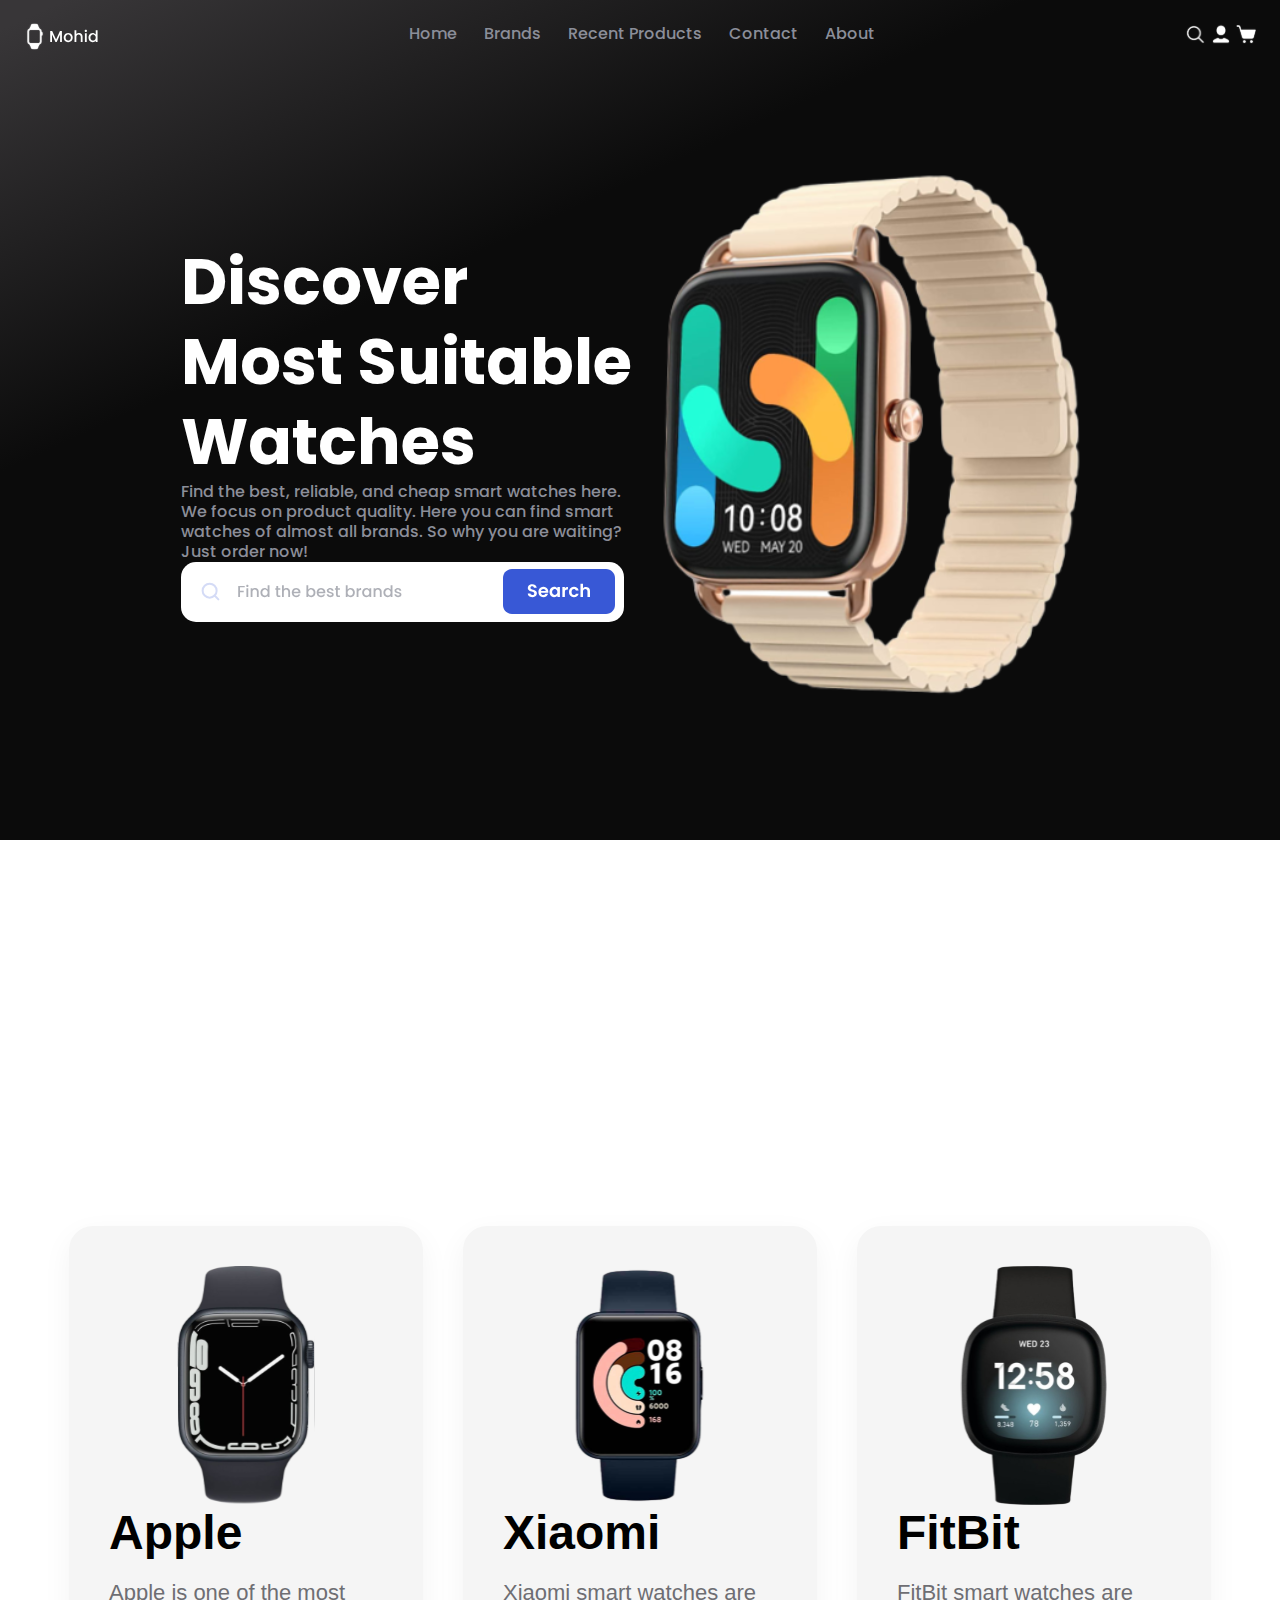
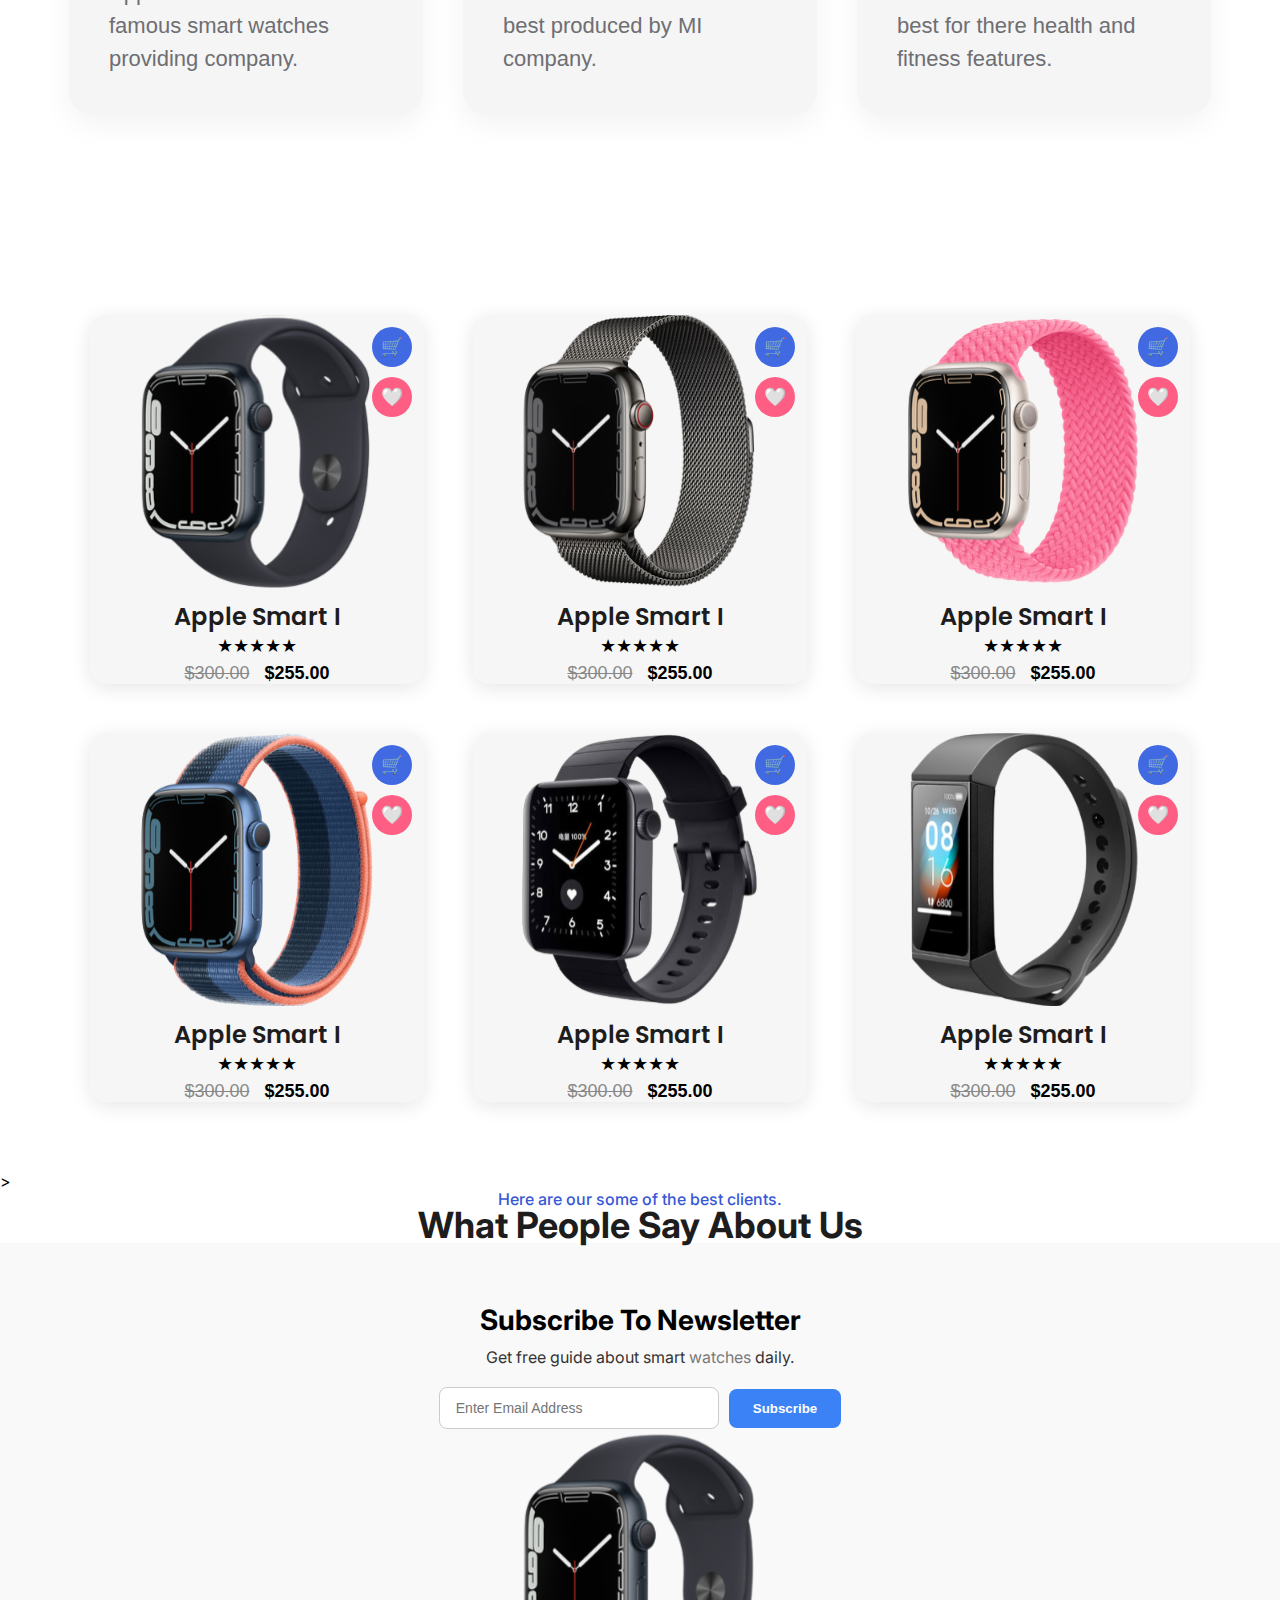
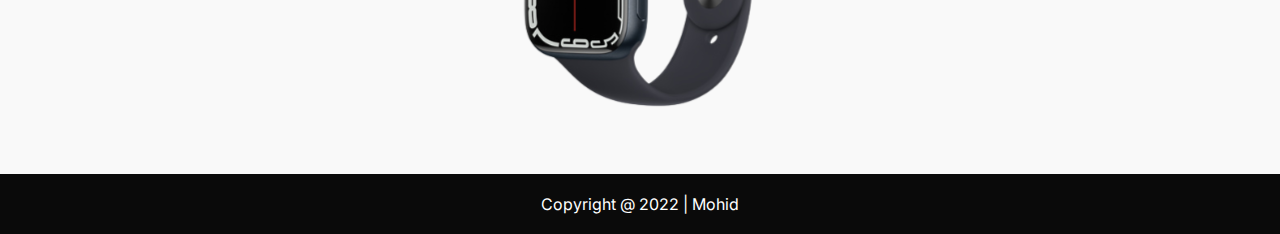
<file: index.htm>
<!DOCTYPE html>
<html lang="en">
  <head>
    <meta charset="UTF-8" />
    <meta name="viewport" content="width=device-width, initial-scale=1.0" />
    <title>Document</title>
    <link rel="stylesheet" href="./css/style.css" />
    <link
      rel="stylesheet"
      href="https://cdnjs.cloudflare.com/ajax/libs/font-awesome/6.7.2/css/all.min.css"
      integrity="sha512-Evv84Mr4kqVGRNSgIGL/F/aIDqQb7xQ2vcrdIwxfjThSH8CSR7PBEakCr51Ck+w+/U6swU2Im1vVX0SVk9ABhg=="
      crossorigin="anonymous"
      referrerpolicy="no-referrer"
    />
    <link rel="preconnect" href="https://fonts.googleapis.com" />
    <link rel="preconnect" href="https://fonts.gstatic.com" crossorigin />
    <link
      href="https://fonts.googleapis.com/css2?family=Poppins:ital,wght@0,100;0,200;0,300;0,400;0,500;0,600;0,700;0,800;0,900;1,100;1,200;1,300;1,400;1,500;1,600;1,700;1,800;1,900&display=swap"
      rel="stylesheet"
    />
    <link rel="preconnect" href="https://fonts.googleapis.com" />
    <link rel="preconnect" href="https://fonts.gstatic.com" crossorigin />
    <link
      href="https://fonts.googleapis.com/css2?family=Inter:ital,opsz,wght@0,14..32,100..900;1,14..32,100..900&display=swap"
      rel="stylesheet"
    />
    <link
      rel="stylesheet"
      href="https://cdnjs.cloudflare.com/ajax/libs/OwlCarousel2/2.3.4/assets/owl.carousel.min.css"
      integrity="sha512-tS3S5qG0BlhnQROyJXvNjeEM4UpMXHrQfTGmbQ1gKmelCxlSEBUaxhRBj/EFTzpbP4RVSrpEikbmdJobCvhE3g=="
      crossorigin="anonymous"
      referrerpolicy="no-referrer"
    />
    <link
      rel="stylesheet"
      href="https://cdnjs.cloudflare.com/ajax/libs/OwlCarousel2/2.3.4/assets/owl.theme.default.min.css"
      integrity="sha512-sMXtMNL1zRzolHYKEujM2AqCLUR9F2C4/05cdbxjjLSRvMQIciEPCQZo++nk7go3BtSuK9kfa/s+a4f4i5pLkw=="
      crossorigin="anonymous"
      referrerpolicy="no-referrer"
    />
  </head>
  <body>
    <header>
      <div class="container">
        <nav>
          <div class="nav-brand">
            <img src="./img/brand.svg" alt="" />
            <i class="fa-solid fa-bars" id="hamburger"></i>
          </div>
          <ul class="nav-menu" id="nav-menu">
            <li>
              <a href="#">Home</a>
            </li>
            <li>
              <a href="#">Brands</a>
            </li>
            <li>
              <a href="#">Recent Products</a>
            </li>
            <li>
              <a href="#">Contact</a>
            </li>
            <li><a href="#">About</a></li>
          </ul>
          <div class="nav-icon">
            <img src="./img/Search.svg" alt="no img" />
            <img src="./img/Person (1).svg" alt="no img" />
            <img src="./img/Shopping Cart.svg" alt="no img" />
          </div>
        </nav>
        <div class="nav-img">
          <div class="nav-text">
            <h1 class="nav-text__h1">Discover Most Suitable Watches</h1>
            <p class="nav-text__p">
              Find the best, reliable, and cheap smart watches here. We focus on
              product quality. Here you can find smart watches of almost all
              brands. So why you are waiting? Just order now!
            </p>
            <img class="nav-img-1" src="./img/Group 8.svg " alt="" />
          </div>
          <img class="nav-img__img" src="./img/Smart-watch.svg" alt="" />
        </div>
      </div>
    </header>

    <div class="cards">
      <div class="card">
        <img src="./img/watch.svg" alt="Apple Watch" />
        <div class="card-text">
          <h1>Apple</h1>
          <p>
            Apple is one of the most famous smart watches providing company.
          </p>
        </div>
      </div>
      <div class="card">
        <img src="./img/xiaomi watch.svg" alt="Apple Watch" />
        <div class="card-text">
          <h1>Xiaomi</h1>
          <p>Xiaomi smart watches are best produced by MI company.</p>
        </div>
      </div>
      <div class="card">
        <img src="./img/FitBit.svg" alt="Apple Watch" />
        <div class="card-text">
          <h1>FitBit</h1>
          <p>
            FitBit smart watches are best for there health and fitness features.
          </p>
        </div>
      </div>
    </div>
    <div class="apple">
      <div class="product-cards">
        <div class="product-card">
          <div class="icons">
            <button><span>🛒</span></button>
            <button class="heart"><span>🤍</span></button>
          </div>
          <img class="product-card__img" src="./img/apple watch I.svg" alt="" />
          <div class="product-title">Apple Smart I</div>
          <div class="stars">★★★★★</div>
          <div class="price">
            <span class="old-price">$300.00</span>
            <span class="new-price">$255.00</span>
          </div>
        </div>
        <div class="product-card">
          <div class="icons">
            <button><span>🛒</span></button>
            <button class="heart"><span>🤍</span></button>
          </div>
          <img
            class="product-card__img"
            src="./img/apple watch II.svg"
            alt=""
          />
          <div class="product-title">Apple Smart I</div>
          <div class="stars">★★★★★</div>
          <div class="price">
            <span class="old-price">$300.00</span>
            <span class="new-price">$255.00</span>
          </div>
        </div>
        <div class="product-card">
          <div class="icons">
            <button><span>🛒</span></button>
            <button class="heart"><span>🤍</span></button>
          </div>
          <img
            class="product-card__img"
            src="./img/apple watch III.svg"
            alt=""
          />
          <div class="product-title">Apple Smart I</div>
          <div class="stars">★★★★★</div>
          <div class="price">
            <span class="old-price">$300.00</span>
            <span class="new-price">$255.00</span>
          </div>
        </div>
        <div class="product-card">
          <div class="icons">
            <button><span>🛒</span></button>
            <button class="heart"><span>🤍</span></button>
          </div>
          <img
            class="product-card__img"
            src="./img/apple watch IV.svg"
            alt=""
          />
          <div class="product-title">Apple Smart I</div>
          <div class="stars">★★★★★</div>
          <div class="price">
            <span class="old-price">$300.00</span>
            <span class="new-price">$255.00</span>
          </div>
        </div>
        <div class="product-card">
          <div class="icons">
            <button><span>🛒</span></button>
            <button class="heart"><span>🤍</span></button>
          </div>
          <img
            class="product-card__img"
            src="./img/apple watch pro.svg"
            alt=""
          />
          <div class="product-title">Apple Smart I</div>
          <div class="stars">★★★★★</div>
          <div class="price">
            <span class="old-price">$300.00</span>
            <span class="new-price">$255.00</span>
          </div>
        </div>
        <div class="product-card">
          <div class="icons">
            <button><span>🛒</span></button>
            <button class="heart"><span>🤍</span></button>
          </div>
          <img class="product-card__img" src="./img/fit bit.svg" alt="" />
          <div class="product-title">Apple Smart I</div>
          <div class="stars">★★★★★</div>
          <div class="price">
            <span class="old-price">$300.00</span>
            <span class="new-price">$255.00</span>
          </div>
        </div>
      </div>
      >
    </div>
    <div>
      <p class="watch-p">Here are our some of the best clients.</p>
      <h2 class="watch-h2">What People Say About Us</h2>
    </div>
    <div class="owl-carousel owl-theme">
      <img class="item-1" src="./img/hamza faizi.svg" alt="" />
      <img src="./img/hafiz .svg" alt="" />
      <img src="./img/hamza faizi.svg" alt="" />
      <img src="./img/hafiz .svg" alt="" />
      <img src="./img/hamza faizi.svg" alt="" />
      <img src="./img/hafiz .svg" alt="" />
      <img src="./img/hafiz .svg" alt="" />
      <img src="./img/hamza faizi.svg" alt="" />
      <img src="./img/hafiz .svg" alt="" />
      <img src="./img/hafiz .svg" alt="" />
      <img src="./img/hamza faizi.svg" alt="" />
      <img src="./img/hafiz .svg" alt="" />
      <img src="./img/hafiz .svg" alt="" />
      <img src="./img/hamza faizi.svg" alt="" />
      <img src="./img/hafiz .svg" alt="" />
    </div>

    <section class="newsletter">
      <div class="container">
        <h2>Subscribe To Newsletter</h2>
        <p class="subtext">
          Get free guide about smart
          <span class="highlight">watches</span> daily.
        </p>
        <div class="form-group">
          <input type="email" placeholder="Enter Email Address" />
          <button type="submit">Subscribe</button>
        </div>
        <div class="image-content">
          <img src="./img/soat.svg" alt="Smart Watch" />
        </div>
      </div>
    </section>

    <footer class="footer">
      <p>Copyright @ 2022 | Mohid</p>
    </footer>

    <script
      src="https://cdnjs.cloudflare.com/ajax/libs/jquery/3.6.4/jquery.min.js"
      integrity="sha512-pumBsjNRGGqkPzKHndZMaAG+bir374sORyzM3uulLV14lN5LyykqNk8eEeUlUkB3U0M4FApyaHraT65ihJhDpQ=="
      crossorigin="anonymous"
      referrerpolicy="no-referrer"
    ></script>
    <script
      src="https://cdnjs.cloudflare.com/ajax/libs/OwlCarousel2/2.3.4/owl.carousel.min.js"
      integrity="sha512-bPs7Ae6pVvhOSiIcyUClR7/q2OAsRiovw4vAkX+zJbw3ShAeeqezq50RIIcIURq7Oa20rW2n2q+fyXBNcU9lrw=="
      crossorigin="anonymous"
      referrerpolicy="no-referrer"
    ></script>
    <script src="./js/main.js"></script>
  </body>
</html>
</file>
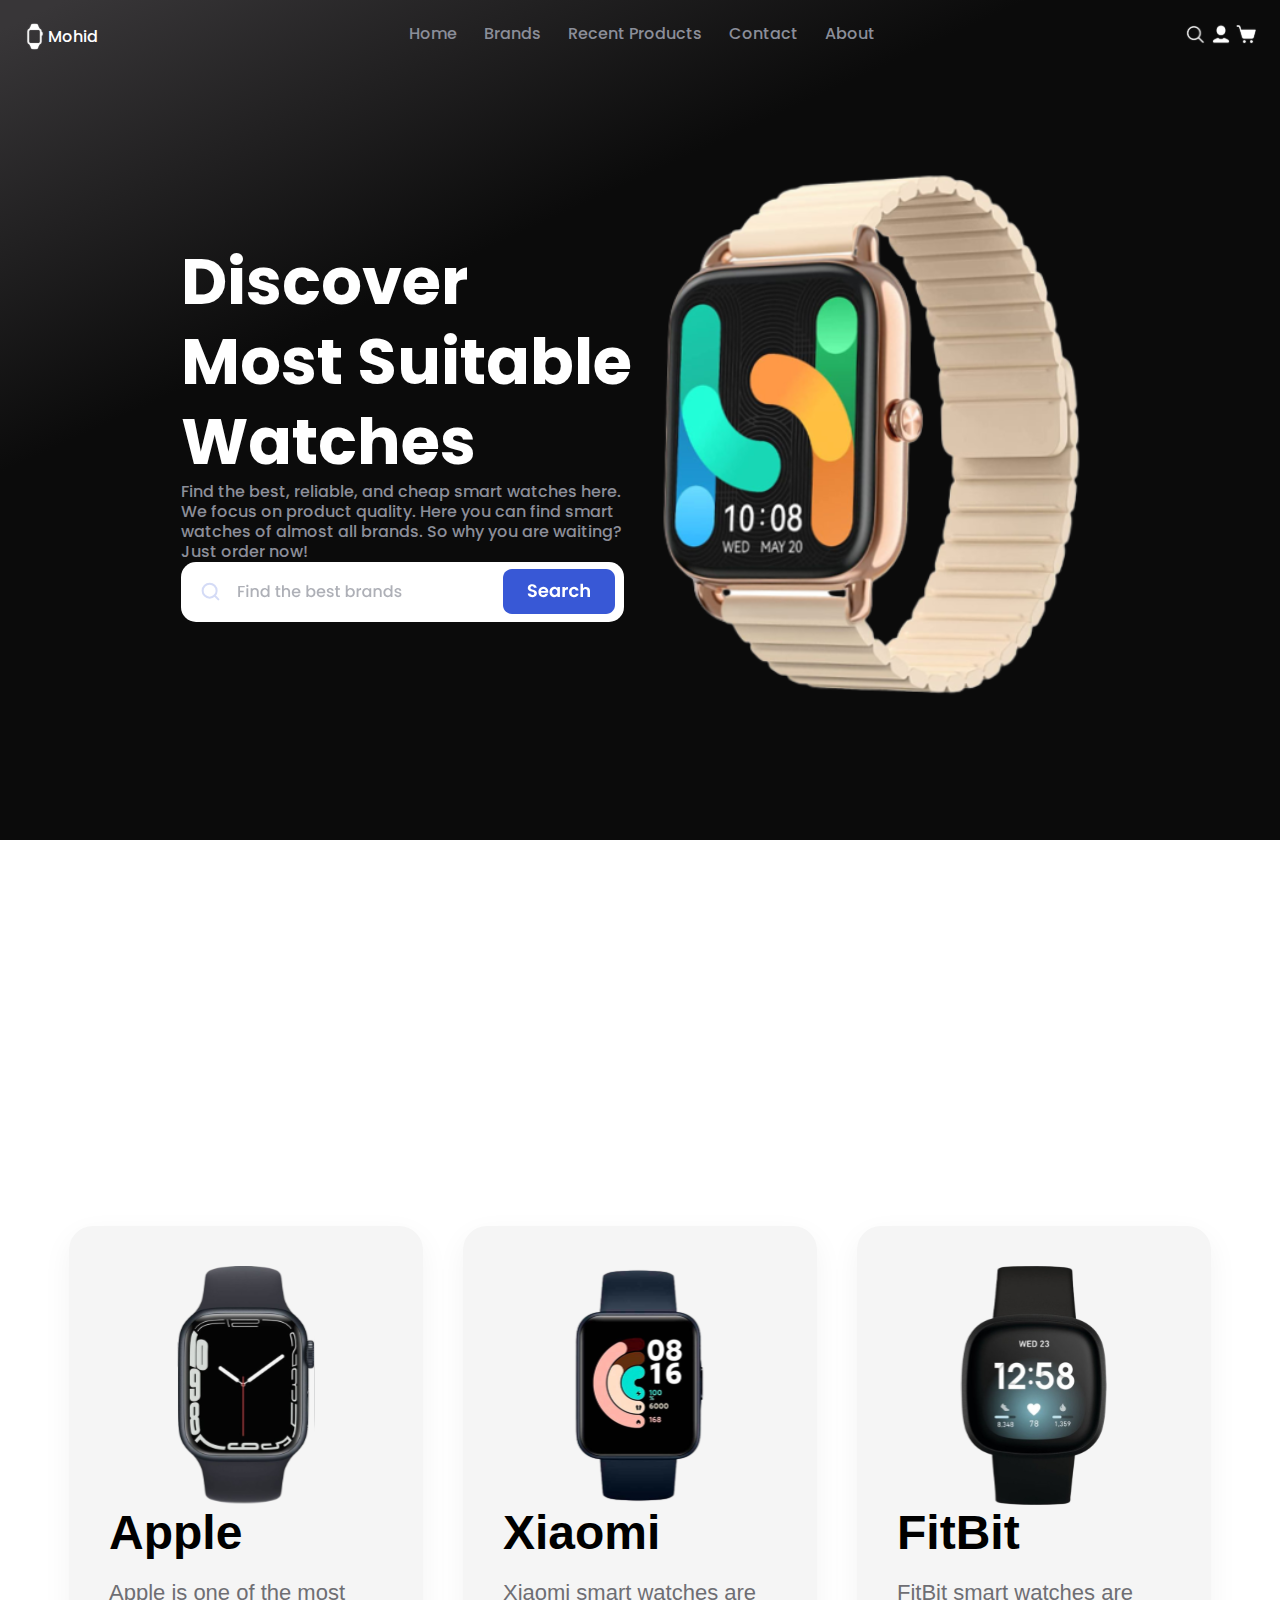
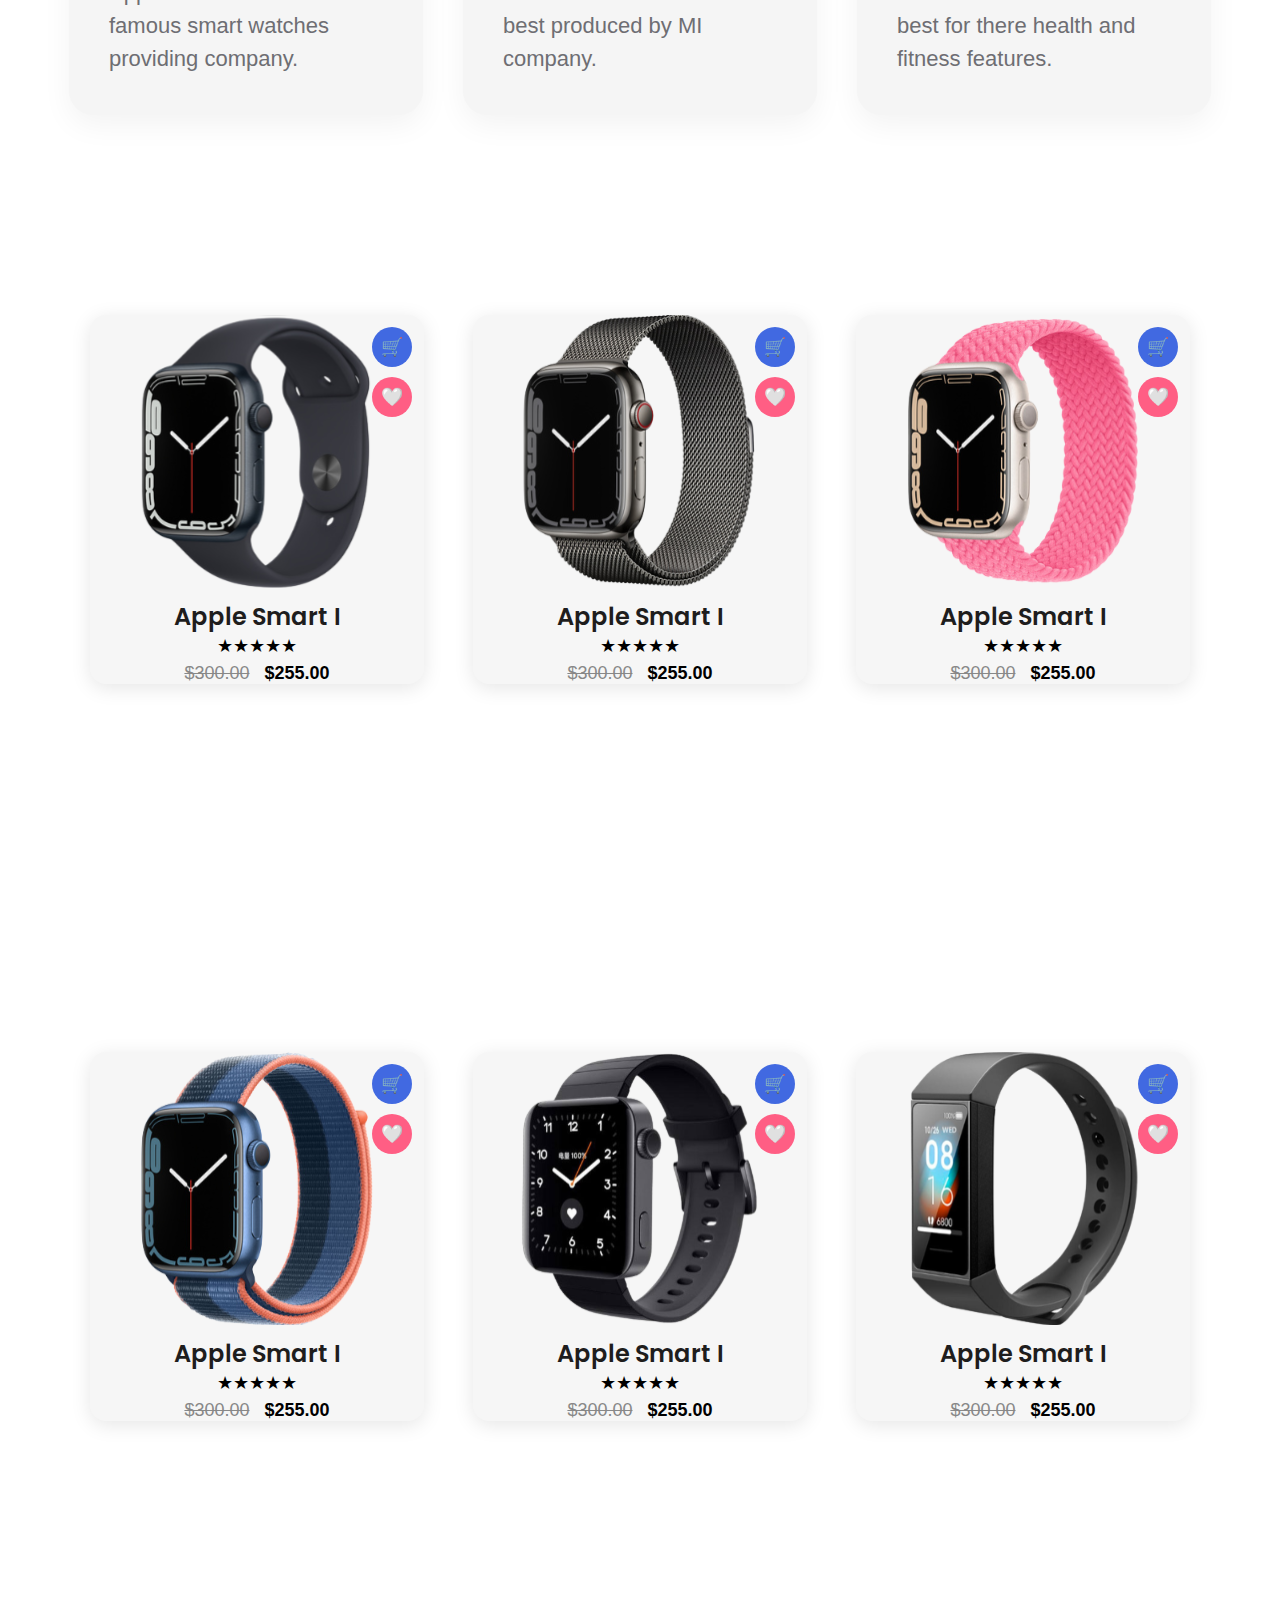
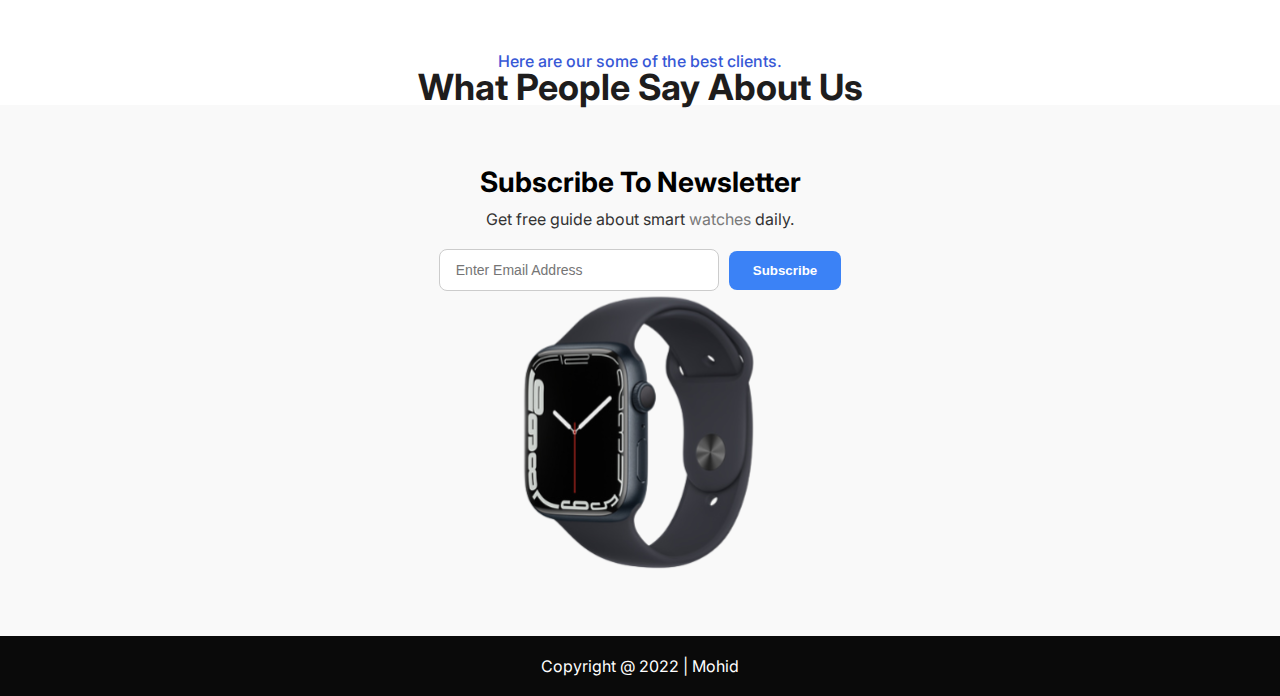
<file: index.html>
<!DOCTYPE html>
<html lang="en">
  <head>
    <meta charset="UTF-8" />
    <meta name="viewport" content="width=device-width, initial-scale=1.0" />
    <title>Document</title>
    <link rel="stylesheet" href="./css/style.css" />
    <link rel="preconnect" href="https://fonts.googleapis.com" />
    <link rel="preconnect" href="https://fonts.gstatic.com" crossorigin />
    <link
      href="https://fonts.googleapis.com/css2?family=Poppins:ital,wght@0,100;0,200;0,300;0,400;0,500;0,600;0,700;0,800;0,900;1,100;1,200;1,300;1,400;1,500;1,600;1,700;1,800;1,900&display=swap"
      rel="stylesheet"
    />
    <link rel="preconnect" href="https://fonts.googleapis.com" />
    <link rel="preconnect" href="https://fonts.gstatic.com" crossorigin />
    <link
      href="https://fonts.googleapis.com/css2?family=Inter:ital,opsz,wght@0,14..32,100..900;1,14..32,100..900&display=swap"
      rel="stylesheet"
    />
    <link
      rel="stylesheet"
      href="https://cdnjs.cloudflare.com/ajax/libs/OwlCarousel2/2.3.4/assets/owl.carousel.min.css"
      integrity="sha512-tS3S5qG0BlhnQROyJXvNjeEM4UpMXHrQfTGmbQ1gKmelCxlSEBUaxhRBj/EFTzpbP4RVSrpEikbmdJobCvhE3g=="
      crossorigin="anonymous"
      referrerpolicy="no-referrer"
    />
    <link
      rel="stylesheet"
      href="https://cdnjs.cloudflare.com/ajax/libs/OwlCarousel2/2.3.4/assets/owl.theme.default.min.css"
      integrity="sha512-sMXtMNL1zRzolHYKEujM2AqCLUR9F2C4/05cdbxjjLSRvMQIciEPCQZo++nk7go3BtSuK9kfa/s+a4f4i5pLkw=="
      crossorigin="anonymous"
      referrerpolicy="no-referrer"
    />
  </head>
  <body>
    <header>
      <div class="container">
        <nav>
          <div class="nav-brand">
            <img src="./img/Apple Watch.svg" alt="" />
            <p class="nav-brand__p">Mohid</p>
          </div>
          <ul class="nav-menu">
            <li>
              <a href="#">Home</a>
            </li>
            <li>
              <a href="#">Brands</a>
            </li>
            <li>
              <a href="#">Recent Products</a>
            </li>
            <li>
              <a href="#">Contact</a>
            </li>
            <li><a href="#">About</a></li>
          </ul>
          <div class="nav-icon">
            <img src="./img/Search.svg" alt="no img" />
            <img src="./img/Person (1).svg" alt="no img" />
            <img src="./img/Shopping Cart.svg" alt="no img" />
          </div>
        </nav>
        <div class="nav-img">
          <div class="nav-text">
            <h1 class="nav-text__h1">Discover Most Suitable Watches</h1>
            <p class="nav-text__p">
              Find the best, reliable, and cheap smart watches here. We focus on
              product quality. Here you can find smart watches of almost all
              brands. So why you are waiting? Just order now!
            </p>
            <img class="nav-img-1" src="./img/Group 8.svg" alt="" />
          </div>
          <img class="nav-img__img" src="./img/Smart-watch.svg" alt="" />
        </div>
      </div>
    </header>

    <div class="cards">
      <div class="card">
        <img src="./img/watch.svg" alt="Apple Watch" />
        <div class="card-text">
          <h1>Apple</h1>
          <p>
            Apple is one of the most famous smart watches providing company.
          </p>
        </div>
      </div>
      <div class="card">
        <img src="./img/xiaomi watch.svg" alt="Apple Watch" />
        <div class="card-text">
          <h1>Xiaomi</h1>
          <p>Xiaomi smart watches are best produced by MI company.</p>
        </div>
      </div>
      <div class="card">
        <img src="./img/FitBit.svg" alt="Apple Watch" />
        <div class="card-text">
          <h1>FitBit</h1>
          <p>
            FitBit smart watches are best for there health and fitness features.
          </p>
        </div>
      </div>
    </div>
    <div class="apple">
      <div class="product-cards">
        <div class="product-card">
          <div class="icons">
            <button><span>🛒</span></button>
            <button class="heart"><span>🤍</span></button>
          </div>
          <img class="product-card__img" src="./img/apple watch I.svg" alt="" />
          <div class="product-title">Apple Smart I</div>
          <div class="stars">★★★★★</div>
          <div class="price">
            <span class="old-price">$300.00</span>
            <span class="new-price">$255.00</span>
          </div>
        </div>
        <div class="product-card">
          <div class="icons">
            <button><span>🛒</span></button>
            <button class="heart"><span>🤍</span></button>
          </div>
          <img
            class="product-card__img"
            src="./img/apple watch II.svg"
            alt=""
          />
          <div class="product-title">Apple Smart I</div>
          <div class="stars">★★★★★</div>
          <div class="price">
            <span class="old-price">$300.00</span>
            <span class="new-price">$255.00</span>
          </div>
        </div>
        <div class="product-card">
          <div class="icons">
            <button><span>🛒</span></button>
            <button class="heart"><span>🤍</span></button>
          </div>
          <img
            class="product-card__img"
            src="./img/apple watch III.svg"
            alt=""
          />
          <div class="product-title">Apple Smart I</div>
          <div class="stars">★★★★★</div>
          <div class="price">
            <span class="old-price">$300.00</span>
            <span class="new-price">$255.00</span>
          </div>
        </div>
      </div>
      <div class="Products">
        <div class="product-card">
          <div class="icons">
            <button><span>🛒</span></button>
            <button class="heart"><span>🤍</span></button>
          </div>
          <img
            class="product-card__img"
            src="./img/apple watch IV.svg"
            alt=""
          />
          <div class="product-title">Apple Smart I</div>
          <div class="stars">★★★★★</div>
          <div class="price">
            <span class="old-price">$300.00</span>
            <span class="new-price">$255.00</span>
          </div>
        </div>
        <div class="product-card">
          <div class="icons">
            <button><span>🛒</span></button>
            <button class="heart"><span>🤍</span></button>
          </div>
          <img
            class="product-card__img"
            src="./img/apple watch pro.svg"
            alt=""
          />
          <div class="product-title">Apple Smart I</div>
          <div class="stars">★★★★★</div>
          <div class="price">
            <span class="old-price">$300.00</span>
            <span class="new-price">$255.00</span>
          </div>
        </div>
        <div class="product-card">
          <div class="icons">
            <button><span>🛒</span></button>
            <button class="heart"><span>🤍</span></button>
          </div>
          <img class="product-card__img" src="./img/fit bit.svg" alt="" />
          <div class="product-title">Apple Smart I</div>
          <div class="stars">★★★★★</div>
          <div class="price">
            <span class="old-price">$300.00</span>
            <span class="new-price">$255.00</span>
          </div>
        </div>
      </div>
    </div>
    <div>
      <p class="watch-p">Here are our some of the best clients.</p>
      <h2 class="watch-h2">What People Say About Us</h2>
    </div>
    <div class="owl-carousel owl-theme">
      <img class="item-1" src="./img/hamza faizi.svg" alt="" />
      <img src="./img/hafiz .svg" alt="" />
      <img src="./img/hamza faizi.svg" alt="" />
      <img src="./img/hafiz .svg" alt="" />
      <img src="./img/hamza faizi.svg" alt="" />
      <img src="./img/hafiz .svg" alt="" />
      <img src="./img/hafiz .svg" alt="" />
      <img src="./img/hamza faizi.svg" alt="" />
      <img src="./img/hafiz .svg" alt="" />
      <img src="./img/hafiz .svg" alt="" />
      <img src="./img/hamza faizi.svg" alt="" />
      <img src="./img/hafiz .svg" alt="" />
      <img src="./img/hafiz .svg" alt="" />
      <img src="./img/hamza faizi.svg" alt="" />
      <img src="./img/hafiz .svg" alt="" />
    </div>

    <section class="newsletter">
      <div class="container">
        <h2>Subscribe To Newsletter</h2>
        <p class="subtext">
          Get free guide about smart
          <span class="highlight">watches</span> daily.
        </p>
        <div class="form-group">
          <input type="email" placeholder="Enter Email Address" />
          <button type="submit">Subscribe</button>
        </div>
        <div class="image-content">
          <img src="./img/soat.svg" alt="Smart Watch" />
        </div>
      </div>
    </section>

    <footer class="footer">
      <p>Copyright @ 2022 | Mohid</p>
    </footer>

    <script
      src="https://cdnjs.cloudflare.com/ajax/libs/jquery/3.6.4/jquery.min.js"
      integrity="sha512-pumBsjNRGGqkPzKHndZMaAG+bir374sORyzM3uulLV14lN5LyykqNk8eEeUlUkB3U0M4FApyaHraT65ihJhDpQ=="
      crossorigin="anonymous"
      referrerpolicy="no-referrer"
    ></script>
    <script
      src="https://cdnjs.cloudflare.com/ajax/libs/OwlCarousel2/2.3.4/owl.carousel.min.js"
      integrity="sha512-bPs7Ae6pVvhOSiIcyUClR7/q2OAsRiovw4vAkX+zJbw3ShAeeqezq50RIIcIURq7Oa20rW2n2q+fyXBNcU9lrw=="
      crossorigin="anonymous"
      referrerpolicy="no-referrer"
    ></script>
    <script src="./js/main.js"></script>
  </body>
</html>
</file>
<file: css/style.css>
* {
  padding: 0;
  margin: 0;
  box-sizing: border-box;
}
html,
body {
  font-family: "Poppins", sans-serif;
  font-family: "Inter", sans-serif;
}
ul {
  list-style-type: none;
}
a {
  font-family: Poppins;
  font-weight: 500;
  font-size: 16px;
  line-height: 100%;
  letter-spacing: 0%;
  color: rgba(139, 142, 153, 1);
  text-decoration: none;
}
header {
  background: linear-gradient(155.28deg, #383638 2.06%, #0b0b0b 33.08%);
  padding: 23px;
}
nav {
  display: flex;
  justify-content: space-between;
}
.nav-brand {
  display: flex;
  align-items: center;
  justify-content: space-between;
}
#hamburger {
  font-size: 20px;
  color: white;
  display: none;
}
.nav-menu {
  gap: 27px;
  display: flex;
}
.nav-icon {
  gap: 16px;
}
.nav-brand__p {
  justify-content: center;
  font-family: Poppins;
  font-weight: 500;
  font-size: 16px;
  line-height: 100%;
  letter-spacing: 0%;
  color: rgba(255, 255, 255, 1);
}

.nav-text__h1 {
  width: 457px;
  font-family: Poppins;
  font-weight: 700;
  font-size: 64px;
  line-height: 125%;
  letter-spacing: 0%;
  color: rgba(255, 255, 255, 1);
}
.nav-text__p {
  width: 456px;
  font-family: Poppins;
  font-weight: 500;
  font-size: 16px;
  line-height: 125%;
  letter-spacing: 0%;
  color: rgba(139, 142, 153, 1);
}

.nav-img {
  display: flex;
  justify-content: center;
  padding: 102px 142px;
  align-items: center;
}

.carts {
  display: flex;
  gap: 20px;
  padding: 313px 253px 135px 148px;
}
.cart {
  border-radius: 22px;
  display: flex;
  width: 354px;
  height: 239px;
  background-color: rgba(246, 246, 246, 1);
  align-items: center;
}
.cart-text {
  display: flex;
}
.cart-h2 {
  font-family: Inter;
  font-weight: 700;
  font-size: 36px;
  line-height: 100%;
  letter-spacing: 0%;
  color: rgba(30, 29, 29, 1);
}
.cart-p {
  font-family: Inter;
  font-weight: 500;
  font-size: 16px;
  line-height: 100%;
  letter-spacing: 0%;
  color: rgba(139, 142, 153, 1);
}

.cards {
  font-family: "Segoe UI", Tahoma, Geneva, Verdana, sans-serif;
  background-color: rgb(255, 255, 255);
  display: flex;
  justify-content: center;
  align-items: center;
  padding: 386px 0 135px;
  gap: 40px;
}

.card {
  background-color: rgb(245, 245, 245);
  border-radius: 24px;
  padding: 40px;
  display: flex;
  align-items: center;
  box-shadow: 0 10px 30px rgba(0, 0, 0, 0.05);
  width: 354px;
  flex-wrap: wrap;
}

.card img {
  width: 354px;
  height: 239px;
}

.card-text {
  max-width: 500px;
}

.card-text h1 {
  font-size: 48px;
  font-weight: 700;
  color: #000;
  margin-bottom: 16px;
}

.card-text p {
  font-size: 22px;
  color: #6e6e73;
  line-height: 1.5;
}

.apple-watch {
  background-color: #f1f1f1;
}

.product-cards {
  font-family: "Segoe UI", sans-serif;
  display: grid;
  grid-template-columns: repeat(3, auto);
  gap: 49px;
  padding: 65px 0 69px;
  justify-content: center;
}

.product-card {
  background-color: rgba(246, 246, 246, 1);
  border-radius: 16px;
  box-shadow: 0 4px 20px rgba(0, 0, 0, 0.1);
  width: 334px;
  position: relative;
  text-align: center;
}
.product-card:hover {
  transform: translateY(-8px);
  box-shadow: 0 10px 30px rgba(0, 0, 0, 0.2);
}
.product-card__img {
  width: 250px;
  height: 274px;
  border-top-left-radius: 16px;
  border-top-right-radius: 16px;
}

.icons {
  position: absolute;
  top: 12px;
  right: 12px;
  display: flex;
  flex-direction: column;
  gap: 10px;
}

.icons button {
  background-color: #4169e1;
  border: none;
  border-radius: 50%;
  width: 40px;
  height: 40px;
  color: white;
  font-size: 18px;
  display: flex;
  align-items: center;
  justify-content: center;
  cursor: pointer;
}
.icons button:hover {
  background-color: #3451b2;
  transform: scale(1.1);
}
.icons button.heart {
  background-color: #ff5e84;
}
.icons button.heart:hover {
  background-color: #e04c70;
}
.product-title {
  font-family: Poppins;
  font-weight: 600;
  font-size: 24px;
  line-height: 100%;
  letter-spacing: 0%;
  text-align: center;
  margin-top: 12px;
  color: rgba(30, 29, 29, 1);
}

.stars {
  color: #000;
  font-size: 18px;
  margin: 6px 0;
}

.price {
  font-size: 18px;
}

.old-price {
  text-decoration: line-through;
  color: #888;
  margin-right: 10px;
}

.new-price {
  font-weight: bold;
  color: #000;
}
.Products {
  font-family: "Segoe UI", sans-serif;
  display: flex;
  justify-content: center;
  align-items: center;
  height: 100vh;
  padding-top: 66px;
  gap: 49px;
}

.watch-p {
  color: rgba(56, 88, 214, 1);
  font-family: Inter;
  font-weight: 500;
  font-size: 16px;
  line-height: 100%;
  letter-spacing: 0%;
  text-align: center;
}
.watch-h2 {
  font-family: Inter;
  font-weight: 700;
  font-size: 36px;
  line-height: 100%;
  letter-spacing: 0%;
  text-align: center;
  color: rgba(30, 29, 29, 1);
}

.newsletter {
  text-align: center;
  padding: 60px 20px;
  background-color: #f9f9f9;
}

.newsletter h2 {
  font-size: 28px;
  margin-bottom: 10px;
}

.subtext {
  color: #333;
  font-size: 16px;
  margin-bottom: 20px;
}

.subtext .highlight {
  color: #7a7a7a;
}

.form-group {
  display: flex;
  justify-content: center;
  align-items: center;
  gap: 10px;
  flex-wrap: wrap;
}

.form-group input[type="email"] {
  padding: 12px 16px;
  width: 280px;
  border-radius: 8px;
  border: 1px solid #ccc;
  font-size: 14px;
}

.form-group button {
  padding: 12px 24px;
  background-color: #3b82f6;
  color: white;
  border: none;
  border-radius: 8px;
  font-weight: bold;
  cursor: pointer;
}

.form-group button:hover {
  background-color: #2563eb;
}
.image-content img {
  max-width: 250px;
  height: auto;
}
.footer {
  background-color: #0a0a0a;
  color: white;
  text-align: center;
  padding: 20px 0;
}

@media (max-width: 1200px) {
  .cards {
    flex-wrap: wrap;
    gap: 20px;
  }
  .product-cards {
    grid-template-columns: repeat(2, auto);
    justify-content: center;
  }
}
@media (max-width: 1000px) {
  .nav-img {
    flex-wrap: wrap;
    gap: 20px;
  }
}
@media (max-width: 750px) {
  nav {
    flex-direction: column;
    align-items: center;
    gap: 20px;
  }
  .product-cards {
    grid-template-columns: auto;
  }
  .nav-brand {
    justify-content: space-between;
    width: 100%;
  }
  .nav-menu {
    display: none;
  }
  .active {
    display: flex;
  }
  #hamburger {
    display: block;
  }
}
@media (max-width: 510px) {
  .nav-menu {
    flex-wrap: wrap;
    justify-content: center;
    gap: 20px;
  }
  .nav-img-1 {
    width: 100%;
  }
  .nav-img__img {
    width: 100%;
  }
  .nav-text__h1 {
    width: 100%;
  }
  .nav-text__p {
    width: 100%;
  }
}
@media (max-width: 402px) {
  .product-card {
    width: 100%;
    justify-content: center;
  }
}
@media (max-width: 300px) {
  .product-card__img {
    width: 100%;
  }
}
</file>
